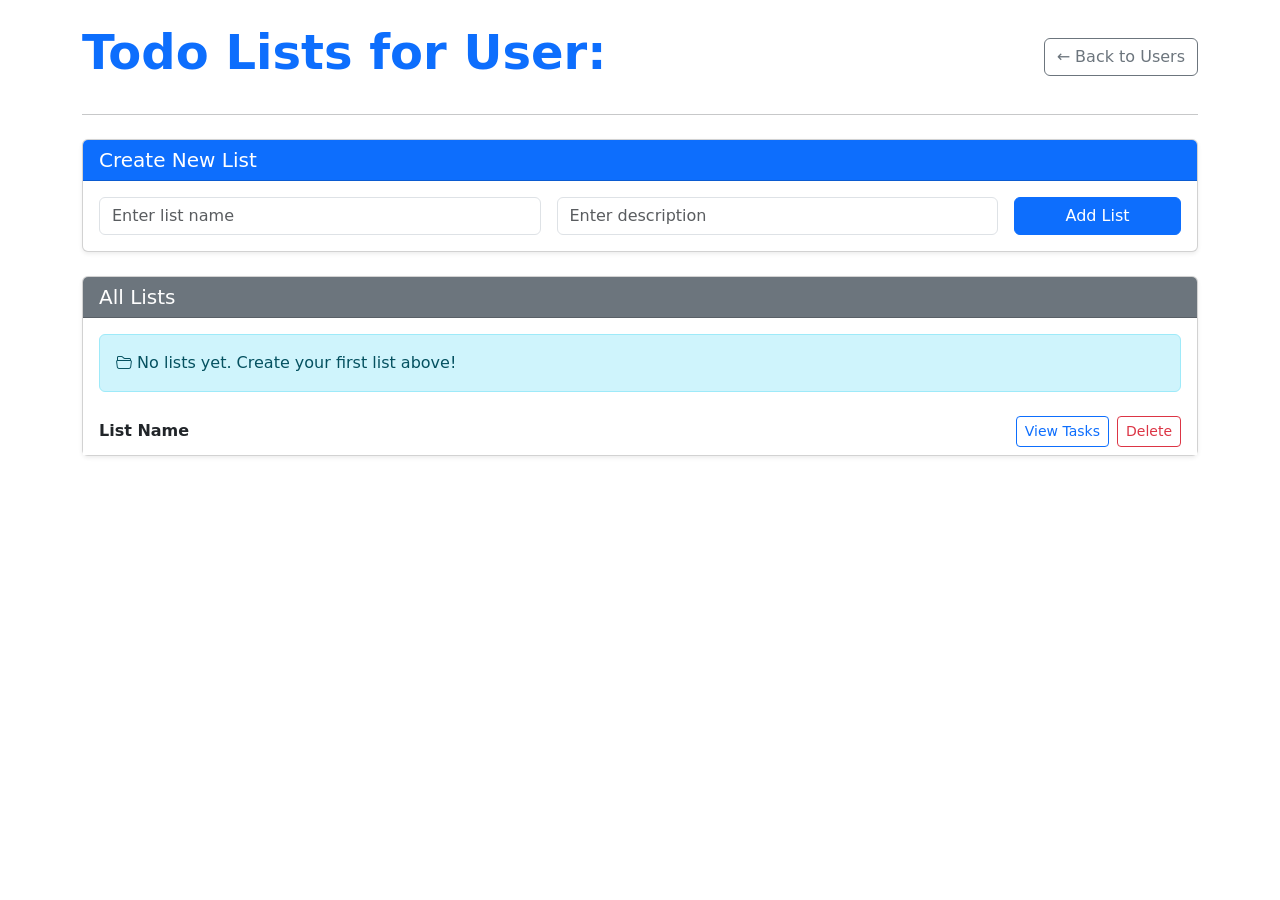
<file: src/main/resources/templates/lists.html>
<!DOCTYPE html>
<html xmlns:th="http://www.thymeleaf.org">
<head>
    <title>Lists</title>
    <meta charset="UTF-8">
    <meta name="viewport" content="width=device-width, initial-scale=1.0">

    <!-- Bootstrap 5.3 CSS -->
    <link href="https://cdn.jsdelivr.net/npm/bootstrap@5.3.3/dist/css/bootstrap.min.css" rel="stylesheet">
    <link rel="stylesheet" href="https://cdn.jsdelivr.net/npm/bootstrap-icons@1.11.3/font/bootstrap-icons.min.css">

    <!-- Custom CSS voor specifieke aanpassingen (optioneel) -->
    <link rel="stylesheet" th:href="@{/css/custom.css}" />
</head>
<body class="container py-4">

<!-- Header -->
<div class="d-flex justify-content-between align-items-center mb-4">
    <h1 class="display-5 fw-bold text-primary">
        Todo Lists for User: <span th:text="${name}" class="text-secondary"></span>
    </h1>

    <!-- Back to Users -->
    <a th:href="@{/ui/users(userId=${userId})}" class="btn btn-outline-secondary">
        ← Back to Users
    </a>
</div>

<hr class="my-4">

<!-- Create List Form -->
<div class="card mb-4 shadow-sm">
    <div class="card-header bg-primary text-white">
        <h2 class="h5 mb-0">Create New List</h2>
    </div>
    <div class="card-body">
        <form th:action="@{/ui/users/{userId}/lists(userId=${userId})}" method="post" class="row g-3">
            <div class="col-md-5">
                <input type="text"
                       class="form-control"
                       name="name"
                       placeholder="Enter list name"
                       required />
            </div>
            <div class="col-md-5">
                <input type="text"
                       class="form-control"
                       name="description"
                       placeholder="Enter description"
                       required />
            </div>
            <div class="col-md-2">
                <button type="submit" class="btn btn-primary w-100">
                    Add List
                </button>
            </div>
        </form>
    </div>
</div>

<!-- Lists Section -->
<div class="card shadow-sm">
    <div class="card-header bg-secondary text-white">
        <h2 class="h5 mb-0">All Lists</h2>
    </div>
    <div class="card-body p-0">
        <!-- Message when no lists exist -->
        <div th:if="${lists.empty}" class="alert alert-info m-3">
            <i class="bi bi-folder2-open"></i> No lists yet. Create your first list above!
        </div>

        <!-- Lists List -->
        <ul class="list-group list-group-flush" th:unless="${lists.empty}">
            <li th:each="list : ${lists}" class="list-group-item">
                <div class="d-flex justify-content-between align-items-center">
                    <div class="list-info">
                        <span class="fw-bold list-name" th:text="${list.name}">List Name</span>
                        <span class="text-secondary small ms-2" th:text="${list.description}" th:if="${list.description}"></span>
                    </div>
                    <div class="d-flex gap-2 align-items-center flex-shrink-0" role="group" >

                    <!-- View Tasks -->
                        <a th:href="@{/ui/users/{userId}/lists/{listId}/tasks(userId=${userId}, listId=${list.id})}"
                           class="btn btn-sm btn-outline-primary">
                            View Tasks
                        </a>

                        <!-- Delete List -->
                        <form class="d-inline"
                              th:action="@{/ui/users/{userId}/lists/{listId}(userId=${userId}, listId=${list.id})}"
                              method="post">
                            <input type="hidden" name="_method" value="DELETE" />
                            <button type="submit"
                                    class="btn btn-sm btn-outline-danger"
                                    onclick="return confirm('Delete this list and all its tasks?')">
                                Delete
                            </button>
                        </form>
                    </div>
                </div>
            </li>
        </ul>
    </div>
</div>

<!-- DEBUG -->
<div th:replace="~{fragments/debug :: debug}"></div>

<!-- Bootstrap Icons (optioneel) -->
<link rel="stylesheet" href="https://cdn.jsdelivr.net/npm/bootstrap-icons@1.11.3/font/bootstrap-icons.min.css">

<!-- Bootstrap JavaScript Bundle -->
<script src="https://cdn.jsdelivr.net/npm/bootstrap@5.3.3/dist/js/bootstrap.bundle.min.js"></script>
</body>
</html>
</file>
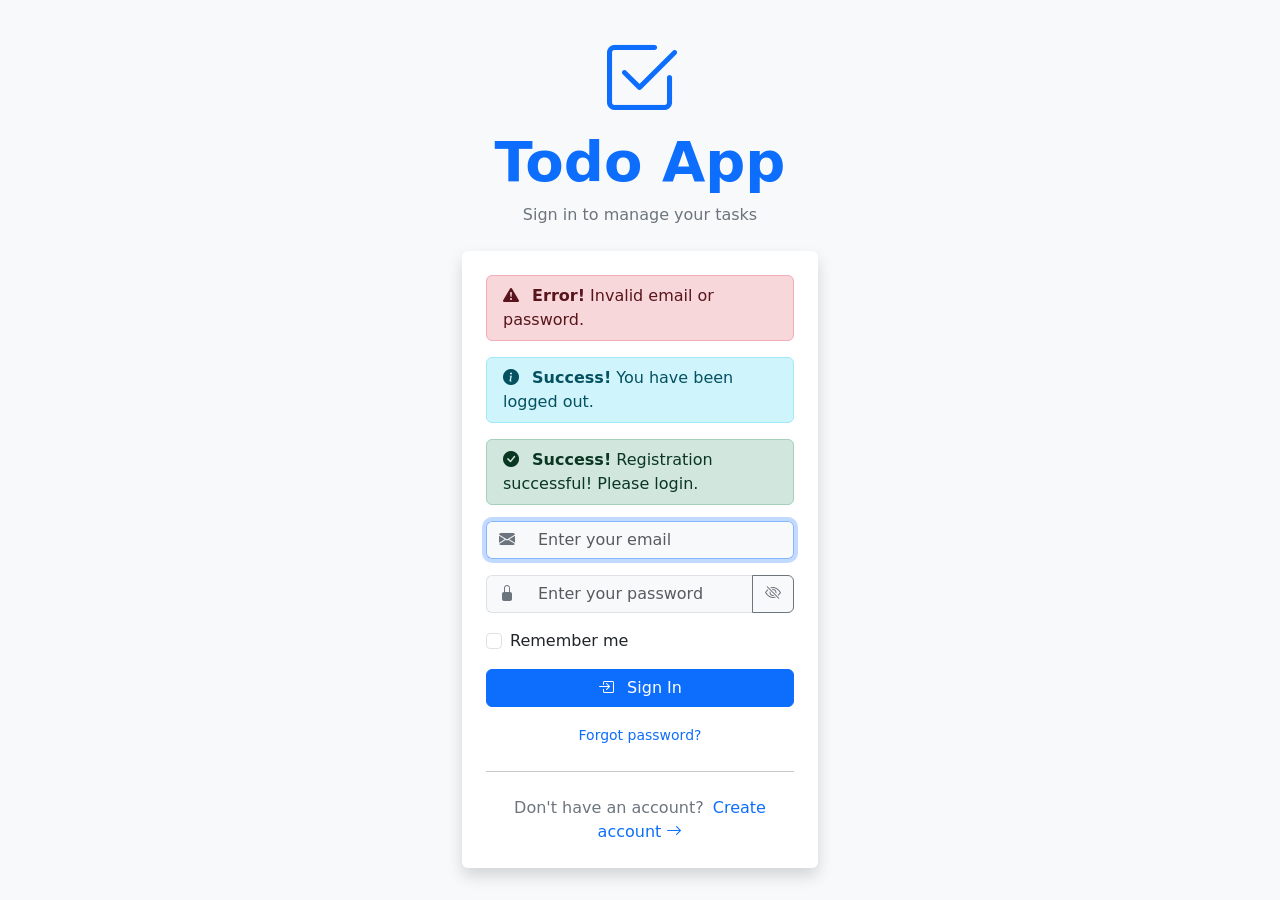
<file: src/main/resources/templates/login.html>
<!DOCTYPE html>
<html xmlns:th="http://www.thymeleaf.org">
<head>
    <title>Login</title>
    <meta charset="UTF-8">
    <meta name="viewport" content="width=device-width, initial-scale=1.0">
    <link href="https://cdn.jsdelivr.net/npm/bootstrap@5.3.3/dist/css/bootstrap.min.css" rel="stylesheet">
    <link rel="stylesheet" href="https://cdn.jsdelivr.net/npm/bootstrap-icons@1.11.3/font/bootstrap-icons.min.css">
    <style>
        .input-group-text {
            background-color: transparent;
            border-right: none;
        }
        .form-control {
            border-left: none;
        }
        .form-control:focus {
            box-shadow: none;
            border-color: #dee2e6;
        }
        .input-group:focus-within {
            box-shadow: 0 0 0 0.25rem rgba(13, 110, 253, 0.25);
            border-radius: 0.375rem;
        }
        .input-group:focus-within .form-control,
        .input-group:focus-within .input-group-text {
            border-color: #86b7fe;
        }
    </style>
</head>
<body class="bg-light">

<div class="container">
    <div class="row justify-content-center min-vh-100 align-items-center">
        <div class="col-md-5 col-lg-4">

            <div class="text-center mb-4">
                <i class="bi bi-check2-square display-1 text-primary"></i>
                <h1 class="display-4 fw-bold text-primary">Todo App</h1>
                <p class="text-secondary">Sign in to manage your tasks</p>
            </div>

            <div class="card shadow border-0">

                <div class="card-body p-4">

                    <!-- Error Message -->
                    <div th:if="${error}" class="alert alert-danger py-2" role="alert">
                        <i class="bi bi-exclamation-triangle-fill me-2"></i>
                        <strong>Error!</strong> Invalid email or password.
                    </div>

                    <!-- Success Message - Logout -->
                    <div th:if="${logout}" class="alert alert-info py-2" role="alert">
                        <i class="bi bi-info-circle-fill me-2"></i>
                        <strong>Success!</strong> You have been logged out.
                    </div>

                    <!-- Success Message - Registration -->
                    <div th:if="${registered}" class="alert alert-success py-2" role="alert">
                        <i class="bi bi-check-circle-fill me-2"></i>
                        <strong>Success!</strong> Registration successful! Please login.
                    </div>

                    <!-- Login Form -->
                    <form th:action="@{/login}" method="post">
                        <div class="mb-3">
                            <div class="input-group">
                                <span class="input-group-text bg-light">
                                    <i class="bi bi-envelope-fill text-secondary"></i>
                                </span>
                                <input type="email"
                                       class="form-control bg-light"
                                       id="email"
                                       name="email"
                                       placeholder="Enter your email"
                                       required autofocus>
                            </div>
                        </div>

                        <div class="mb-3">
                            <div class="input-group">
                                <span class="input-group-text bg-light">
                                    <i class="bi bi-lock-fill text-secondary"></i>
                                </span>
                                <input type="password"
                                       class="form-control bg-light"
                                       id="password"
                                       name="password"
                                       placeholder="Enter your password"
                                       required>
                                <button class="btn btn-outline-secondary bg-light" type="button" id="togglePassword">
                                    <i class="bi bi-eye-slash"></i>
                                </button>
                            </div>
                        </div>

                        <div class="mb-3 form-check">
                            <input type="checkbox" class="form-check-input" id="remember-me" name="remember-me">
                            <label class="form-check-label" for="remember-me">
                                Remember me
                            </label>
                        </div>

                        <button type="submit" class="btn btn-primary w-100 mb-3">
                            <i class="bi bi-box-arrow-in-right me-2"></i>
                            Sign In
                        </button>

                        <div class="text-center mb-2">
                            <a href="#" class="text-decoration-none small">
                                Forgot password?
                            </a>
                        </div>

                        <hr class="my-4">

                        <div class="text-center">
                            <span class="text-secondary">
                                Don't have an account?
                            </span>
                            <a th:href="@{/register}" class="text-decoration-none ms-1">
                                Create account <i class="bi bi-arrow-right"></i>
                            </a>
                        </div>
                    </form>
                </div>
            </div>
        </div>
    </div>
</div>

<script src="https://cdn.jsdelivr.net/npm/bootstrap@5.3.3/dist/js/bootstrap.bundle.min.js"></script>

<!-- Toggle Password Visibility Script -->
<script>
    document.getElementById('togglePassword').addEventListener('click', function() {
        const password = document.getElementById('password');
        const type = password.getAttribute('type') === 'password' ? 'text' : 'password';
        password.setAttribute('type', type);

        // Toggle the eye icon
        const icon = this.querySelector('i');
        icon.classList.toggle('bi-eye');
        icon.classList.toggle('bi-eye-slash');
    });

    // Optioneel: Sla email in localStorage als remember me is aangevinkt
    const rememberCheckbox = document.getElementById('remember-me');
    const emailInput = document.getElementById('email');

    // Bij laden van pagina, check of er een opgeslagen email is
    if (localStorage.getItem('rememberedEmail')) {
        emailInput.value = localStorage.getItem('rememberedEmail');
        rememberCheckbox.checked = true;
    }

    // Bij submit, sla email op als remember me is aangevinkt
    document.querySelector('form').addEventListener('submit', function() {
        if (rememberCheckbox.checked) {
            localStorage.setItem('rememberedEmail', emailInput.value);
        } else {
            localStorage.removeItem('rememberedEmail');
        }
    });
</script>

</body>
</html>
</file>
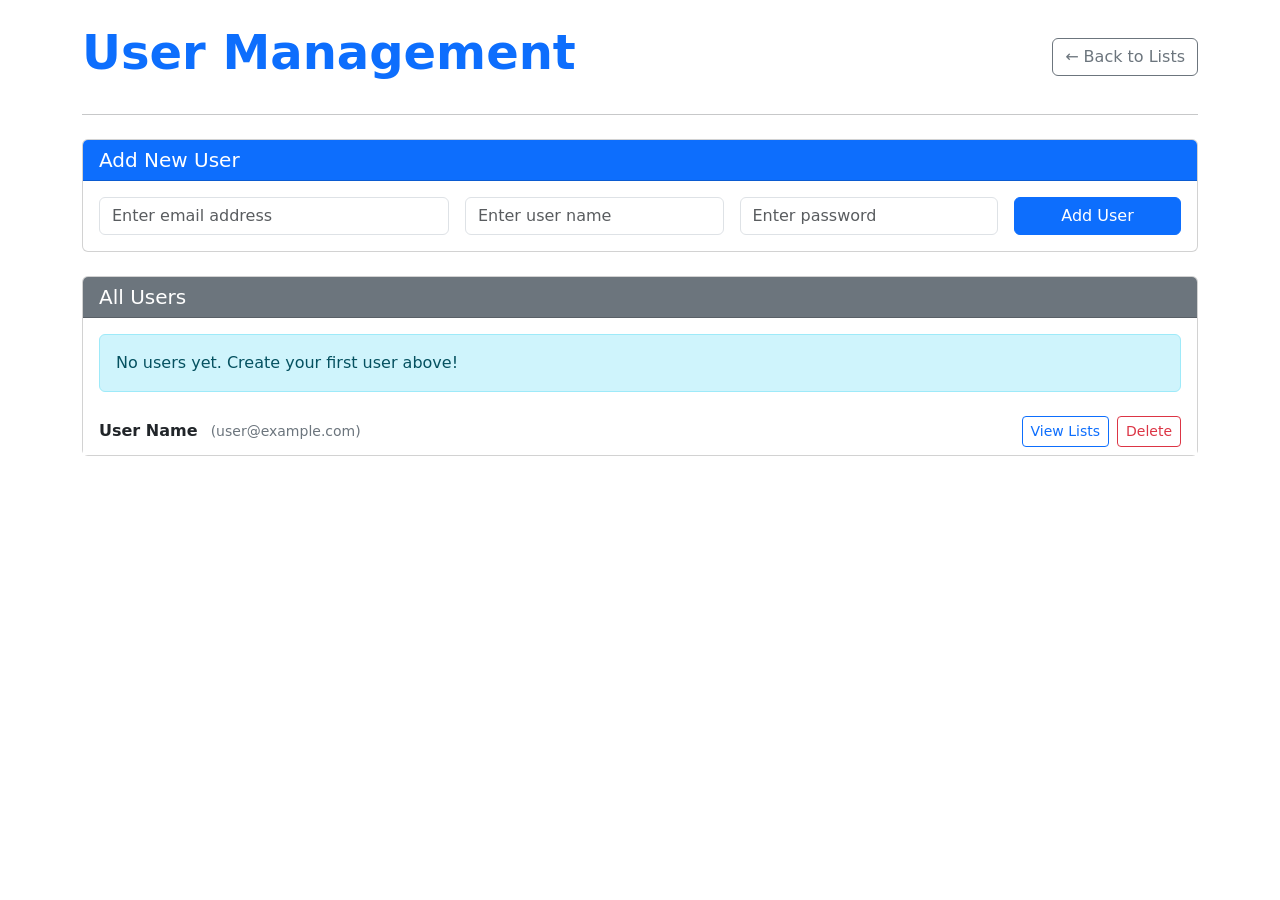
<file: src/main/resources/templates/users.html>
<!DOCTYPE html>
<html xmlns:th="http://www.thymeleaf.org">
<head>
    <title>Users</title>
    <meta charset="UTF-8">
    <meta name="viewport" content="width=device-width, initial-scale=1.0">

    <!-- Bootstrap 5.3 CSS -->
    <link href="https://cdn.jsdelivr.net/npm/bootstrap@5.3.3/dist/css/bootstrap.min.css" rel="stylesheet">
    <link rel="stylesheet" href="https://cdn.jsdelivr.net/npm/bootstrap-icons@1.11.3/font/bootstrap-icons.min.css">

    <!-- Custom CSS voor specifieke aanpassingen (optioneel) -->
    <link rel="stylesheet" th:href="@{/css/custom.css}" />
</head>
<body class="container py-4">

<!-- Header -->
<div class="d-flex justify-content-between align-items-center mb-4">
    <h1 class="display-5 fw-bold text-primary">User Management</h1>

    <!-- Back to Lists Link -->
    <a th:if="${userId != null}"
       th:href="@{/ui/users/{userId}/lists(userId=${userId})}"
       class="btn btn-outline-secondary">
        ← Back to Lists
    </a>
</div>

<hr class="my-4">

<!-- Create User Form -->
<div class="card mb-4">
    <div class="card-header bg-primary text-white">
        <h2 class="h5 mb-0">Add New User</h2>
    </div>
    <div class="card-body">
        <form th:action="@{/ui/users}" method="post" class="row g-3">
            <div class="col-md-4">
                <input type="email"
                       class="form-control"
                       id="email"
                       name="email"
                       placeholder="Enter email address"
                       required />
            </div>

            <div class="col-md-3">
                <input type="text"
                       class="form-control"
                       id="name"
                       name="name"
                       placeholder="Enter user name"
                       required />
            </div>
            <div class="col-md-3">
                <input type="password"
                       class="form-control"
                       id="password"
                       name="password"
                       placeholder="Enter password"
                       required />
            </div>
            <div class="col-md-2">
                <button type="submit" class="btn btn-primary w-100">
                    Add User
                </button>
            </div>
        </form>
    </div>
</div>

<!-- Users List -->
<div class="card">
    <div class="card-header bg-secondary text-white">
        <h2 class="h5 mb-0">All Users</h2>
    </div>
    <div class="card-body p-0">
        <div th:if="${users.empty}" class="alert alert-info m-3">
            No users yet. Create your first user above!
        </div>
        <ul class="list-group list-group-flush" th:unless="${users.empty}">
            <li th:each="user : ${users}" class="list-group-item d-flex justify-content-between align-items-center">
                <div class="user-info">
                    <span class="fw-bold user-name" th:text="${user.name}">User Name</span>
                    <span class="text-secondary small user-email ms-2" th:text="|(${user.email})|">(user@example.com)</span>
                </div>

                <div class="d-flex gap-2 align-items-center flex-shrink-0" role="group" >

                    <!-- View Lists for this user -->
                    <a th:href="@{/ui/users/{userId}/lists(userId=${user.id})}"
                       class="btn btn-sm btn-outline-primary">
                        View Lists
                    </a>

                    <!-- Delete Individual User -->
                    <form class="delete-form d-inline"
                          th:action="@{/ui/users/{userId}(userId=${user.id})}"
                          method="post">
                        <input type="hidden" name="_method" value="DELETE" />
                        <button type="submit"
                                class="btn btn-sm btn-outline-danger"
                                onclick="return confirm('Delete this user and all their lists?')">
                            Delete
                        </button>
                    </form>
                </div>
            </li>
        </ul>
    </div>
</div>

<!-- DEBUG - Blijft zoals het was -->
<div th:replace="~{fragments/debug :: debug}"></div>

<!-- Bootstrap Icons (optioneel, voor de icoontjes) -->
<link rel="stylesheet" href="https://cdn.jsdelivr.net/npm/bootstrap-icons@1.11.3/font/bootstrap-icons.min.css">

<!-- Bootstrap JavaScript Bundle (voor interactieve componenten) -->
<script src="https://cdn.jsdelivr.net/npm/bootstrap@5.3.3/dist/js/bootstrap.bundle.min.js"></script>
</body>
</html>
</file>
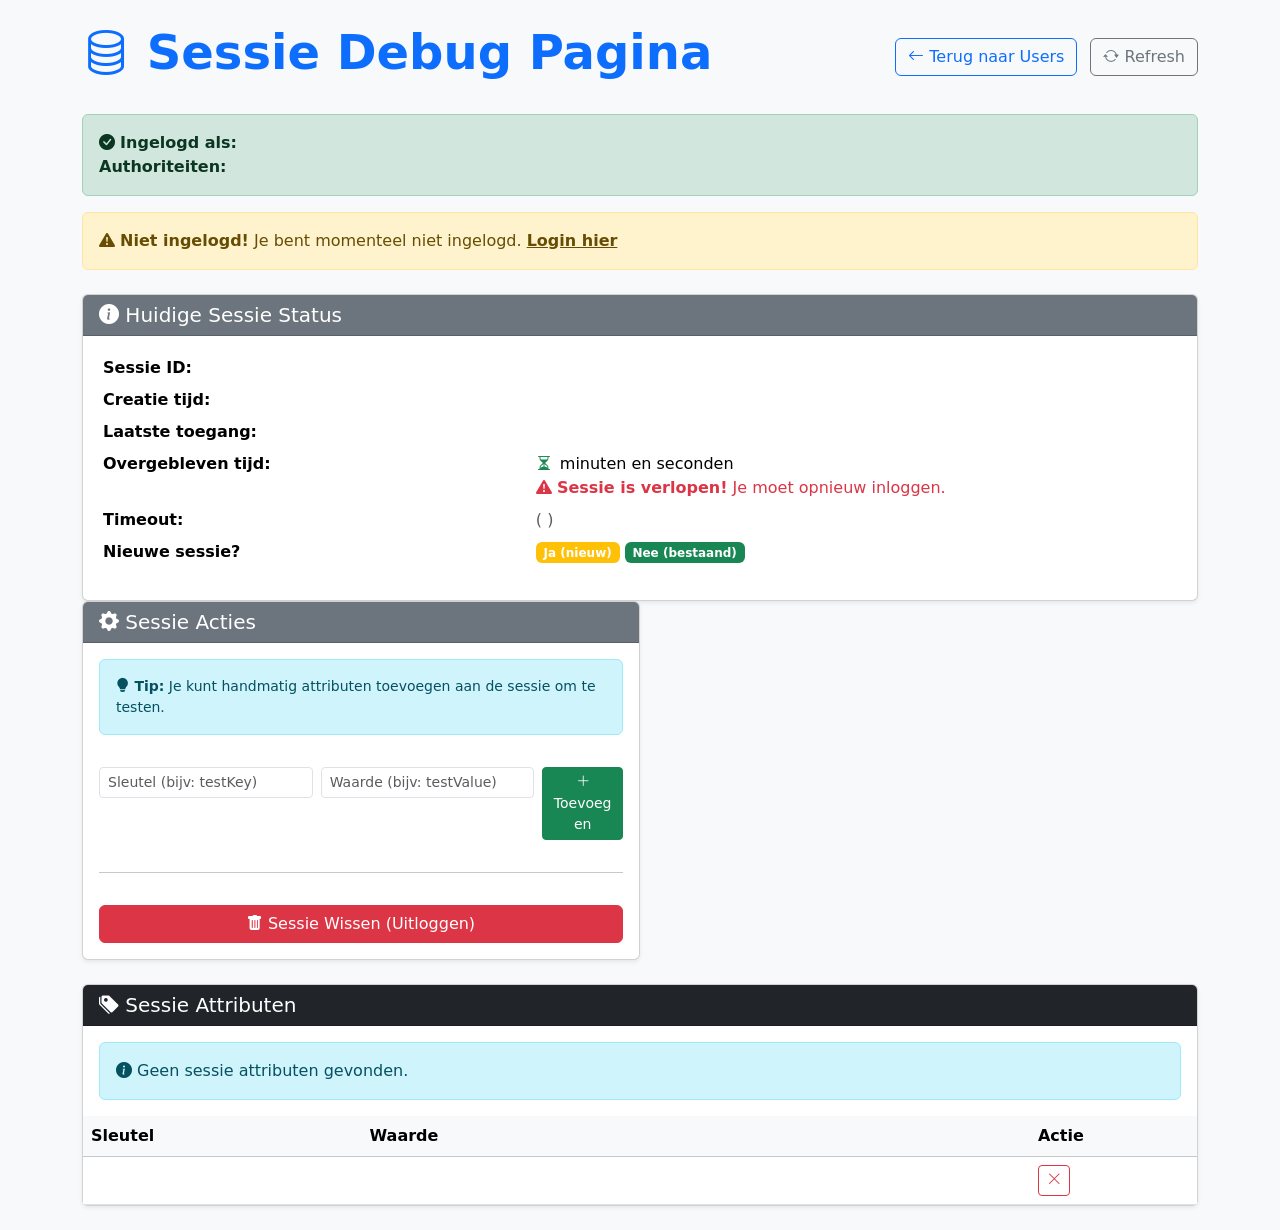
<file: src/main/resources/templates/debug/session.html>
<!DOCTYPE html>
<html xmlns:th="http://www.thymeleaf.org"
      xmlns:sec="http://www.thymeleaf.org/extras/spring-security">
<head>
    <title>Sessie Debug Pagina</title>
    <meta charset="UTF-8">
    <meta name="viewport" content="width=device-width, initial-scale=1.0">
    <link href="https://cdn.jsdelivr.net/npm/bootstrap@5.3.3/dist/css/bootstrap.min.css" rel="stylesheet">
    <link rel="stylesheet" href="https://cdn.jsdelivr.net/npm/bootstrap-icons@1.11.3/font/bootstrap-icons.min.css">
</head>
<body class="bg-light">

<div class="container py-4">

    <!-- Header -->
    <div class="d-flex justify-content-between align-items-center mb-4">
        <h1 class="display-5 fw-bold text-primary">
            <i class="bi bi-database"></i> Sessie Debug Pagina
        </h1>
        <div>
            <a th:href="@{/ui/users}" class="btn btn-outline-primary me-2">
                <i class="bi bi-arrow-left"></i> Terug naar Users
            </a>
            <a th:href="@{/debug/session}" class="btn btn-outline-secondary">
                <i class="bi bi-arrow-repeat"></i> Refresh
            </a>
        </div>
    </div>

    <!-- Security status met sec tags -->
    <div class="mb-4">
        <div sec:authorize="isAuthenticated()" class="alert alert-success">
            <i class="bi bi-check-circle-fill"></i>
            <strong>Ingelogd als:</strong> <span sec:authentication="name"></span>
            <br>
            <strong>Authoriteiten:</strong> <span sec:authentication="authorities"></span>
        </div>
        <div sec:authorize="!isAuthenticated()" class="alert alert-warning">
            <i class="bi bi-exclamation-triangle-fill"></i>
            <strong>Niet ingelogd!</strong> Je bent momenteel niet ingelogd.
            <a th:href="@{/login}" class="alert-link">Login hier</a>
        </div>
    </div>

    <!-- Sessie informatie -->
    <div class="row">
        <div class="col-12">
            <div class="card shadow-sm">
                <div class="card-header bg-secondary text-white">
                    <h2 class="h5 mb-0">
                        <i class="bi bi-info-circle-fill"></i> Huidige Sessie Status
                    </h2>
                </div>
                <div class="card-body">
                    <table class="table table-sm table-borderless">
                        <tr>
                            <th style="width: 40%">Sessie ID:</th>
                            <td><code th:text="${sessionId}" class="text-primary"></code></td>
                        </tr>
                        <tr>
                            <th>Creatie tijd:</th>
                            <td th:text="${#dates.format(creationTime, 'dd-MM-yyyy HH:mm:ss')}"></td>
                        </tr>
                        <tr>
                            <th>Laatste toegang:</th>
                            <td th:text="${#dates.format(lastAccessedTime, 'dd-MM-yyyy HH:mm:ss')}"></td>
                        </tr>

                        <!-- Overgebleven tijd -->
                        <tr>
                            <th style="width: 40%">Overgebleven tijd:</th>
                            <td>
                                <div th:if="${remainingSeconds > 0}">
                                    <div class="d-flex align-items-center gap-2">
                                        <i class="bi bi-hourglass-split text-success"></i>
                                        <span>
                                            <span class="fw-bold" th:text="${remainingMinutes}"></span> minuten en
                                            <span class="fw-bold" th:text="${remainingSeconds}"></span> seconden
                                        </span>
                                    </div>

                                </div>
                                <div th:if="${remainingSeconds <= 0}" class="text-danger">
                                    <i class="bi bi-exclamation-triangle-fill"></i>
                                    <strong>Sessie is verlopen!</strong> Je moet opnieuw inloggen.
                                </div>
                            </td>
                        </tr>
                        <tr>
                            <th>Timeout:</th>
                            <td>
                                <span th:text="${maxInactiveInterval + ' seconden'}"></span>
                                <span class="text-muted">(</span>
                                <span th:text="${maxInactiveInterval / 60 + ' minuten'}"></span>
                                <span class="text-muted">)</span>
                            </td>
                        </tr>
                        <tr>
                            <th>Nieuwe sessie?</th>
                            <td>
                                <span th:if="${isNew}" class="badge bg-warning">Ja (nieuw)</span>
                                <span th:unless="${isNew}" class="badge bg-success">Nee (bestaand)</span>
                            </td>
                        </tr>
                    </table>
                </div>
            </div>
        </div>
    </div>


    <!-- Sessie acties card -->
    <div class="col-md-6 mb-4">
        <div class="card shadow-sm h-100">
            <div class="card-header bg-secondary text-white">
                <h2 class="h5 mb-0">
                    <i class="bi bi-gear-fill"></i> Sessie Acties
                </h2>
            </div>
            <div class="card-body">
                <div class="d-grid gap-3">
                    <div class="alert alert-info small">
                        <i class="bi bi-lightbulb-fill"></i>
                        <strong>Tip:</strong> Je kunt handmatig attributen toevoegen aan de sessie om te testen.
                    </div>

                    <form method="post" th:action="@{/debug/session/add-attribute}" class="row g-2">
                        <div class="col-5">
                            <input type="text" name="key" class="form-control form-control-sm"
                                   placeholder="Sleutel (bijv: testKey)" required>
                        </div>
                        <div class="col-5">
                            <input type="text" name="value" class="form-control form-control-sm"
                                   placeholder="Waarde (bijv: testValue)" required>
                        </div>
                        <div class="col-2">
                            <button type="submit" class="btn btn-success btn-sm w-100">
                                <i class="bi bi-plus-lg"></i> Toevoegen
                            </button>
                        </div>
                    </form>

                    <hr>

                    <a th:href="@{/debug/session/clear}" class="btn btn-danger"
                       onclick="return confirm('Weet je zeker dat je de sessie wilt wissen? Je wordt uitgelogd!')">
                        <i class="bi bi-trash-fill"></i> Sessie Wissen (Uitloggen)
                    </a>
                </div>
            </div>
        </div>
    </div>

    <!-- Sessie attributen card -->
    <div class="col-12">
        <div class="card shadow-sm">
            <div class="card-header bg-dark text-white">
                <h2 class="h5 mb-0">
                    <i class="bi bi-tags-fill"></i> Sessie Attributen
                    <span class="badge bg-light text-dark ms-2"
                          th:text="${#lists.size(attributes)} + ' attributen'"></span>
                </h2>
            </div>
            <div class="card-body p-0">
                <div th:if="${#lists.isEmpty(attributes)}" class="alert alert-info m-3">
                    <i class="bi bi-info-circle-fill"></i> Geen sessie attributen gevonden.
                </div>
                <div th:unless="${#lists.isEmpty(attributes)}" class="table-responsive">
                    <table class="table table-hover mb-0">
                        <thead class="table-light">
                        <tr>
                            <th style="width: 25%">Sleutel</th>
                            <th style="width: 60%">Waarde</th>
                            <th style="width: 15%">Actie</th>
                        </tr>
                        </thead>
                        <tbody>
                        <tr th:each="entry : ${attributes}">
                            <td>
                                <code class="text-primary" th:text="${entry.key}"></code>
                            </td>
                            <td>
                                <div class="attribute-value">
                                    <code th:text="${entry.value}"></code>
                                </div>
                            </td>
                            <td>
                                <form method="post" th:action="@{/debug/session/remove-attribute}" class="d-inline">
                                    <input type="hidden" name="key" th:value="${entry.key}">
                                    <button type="submit" class="btn btn-sm btn-outline-danger"
                                            onclick="return confirm('Verwijder dit attribuut?')">
                                        <i class="bi bi-x-lg"></i>
                                    </button>
                                </form>
                            </td>
                        </tr>
                        </tbody>
                    </table>
                </div>
            </div>
        </div>
    </div>

</div>

<script src="https://cdn.jsdelivr.net/npm/bootstrap@5.3.3/dist/js/bootstrap.bundle.min.js"></script>

</body>
</html>
</file>
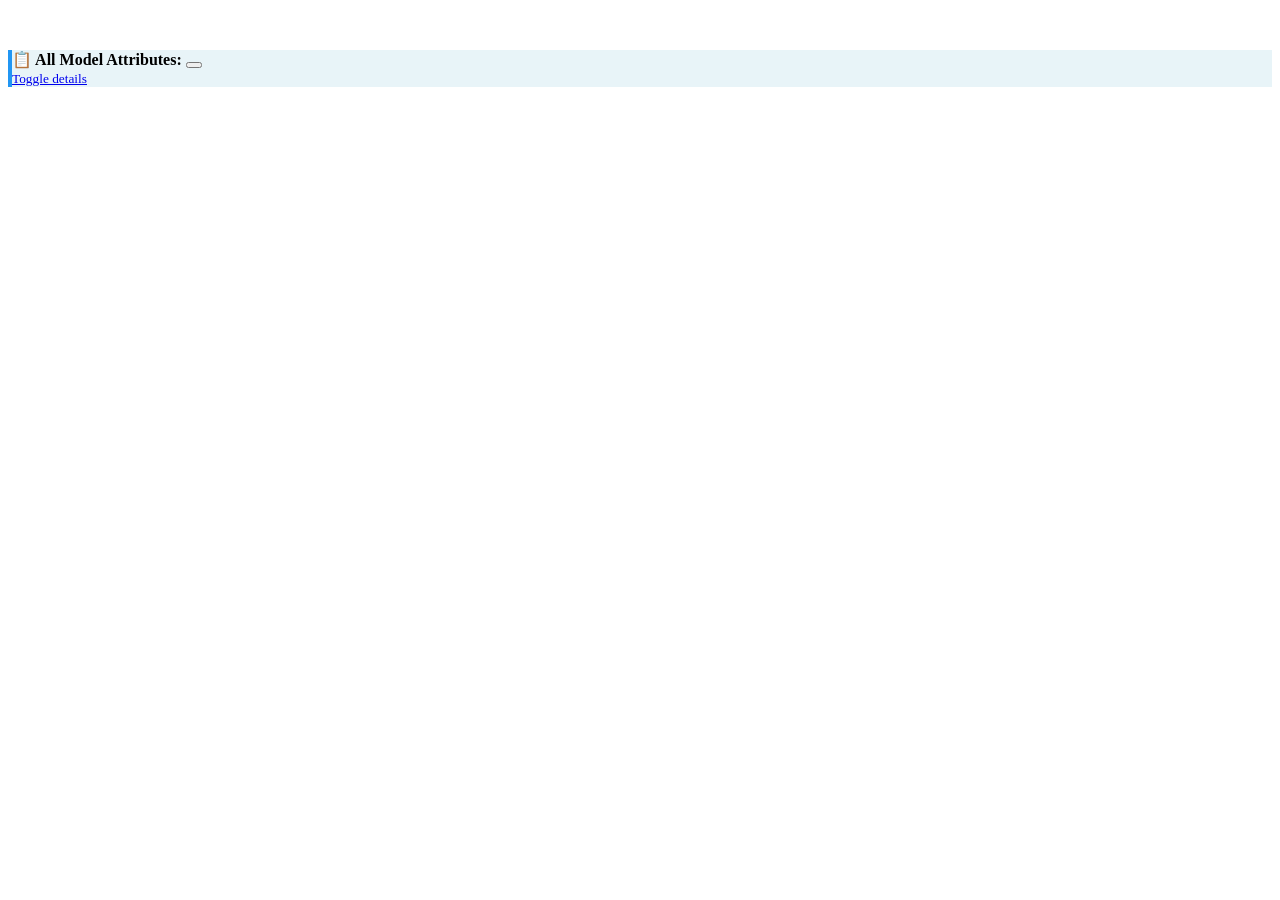
<file: src/main/resources/templates/fragments/debug.html>
<!DOCTYPE html>
<html xmlns:th="http://www.thymeleaf.org">
<div th:fragment="debug" class="alert alert-info alert-dismissible fade show mb-4 shadow-sm" role="alert" style="background-color: #e8f4f8; margin-top: 50px; border-left: 4px solid #2196F3;">

    <div class="d-flex align-items-center mb-2">
        <strong class="me-2">📋 All Model Attributes:</strong>
        <button type="button" class="btn-close" data-bs-dismiss="alert" aria-label="Close"></button>
    </div>

    <div class="small">
        <div th:each="variable : ${#ctx.getVariableNames()}">
<!--            <div th:if="${!variable.startsWith('org.springframework') and-->
<!--                          !variable.startsWith('spring') and-->
<!--                          !variable.startsWith('thymeleaf') and-->
<!--                          !variable.contains('FILTERED')-->
<!--                         }"-->
<!--                 class="py-1 border-bottom border-info border-opacity-25">-->

            <div th:if="${!variable.startsWith('org.springframework.core.convert.ConversionService')}"
                class="py-1 border-bottom border-info border-opacity-25">

                <span class="text-primary fw-mono" th:text="'• ' + ${variable} + ':'"></span>
                <span class="text-secondary ms-2 font-monospace small" th:text="${#ctx.getVariable(variable)}"></span>
            </div>
        </div>
    </div>

    <!-- Optional: Collapse button for large debug info -->
    <div class="mt-2 text-center">
        <small>
            <a href="#" class="text-decoration-none" onclick="this.closest('.alert').querySelector('.debug-content').classList.toggle('d-none'); return false;">
                Toggle details
            </a>
        </small>
    </div>

</div>

<!-- Bootstrap JS (voor dismiss functionaliteit) -->
<script src="https://cdn.jsdelivr.net/npm/bootstrap@5.3.3/dist/js/bootstrap.bundle.min.js"></script>
</html>
</file>
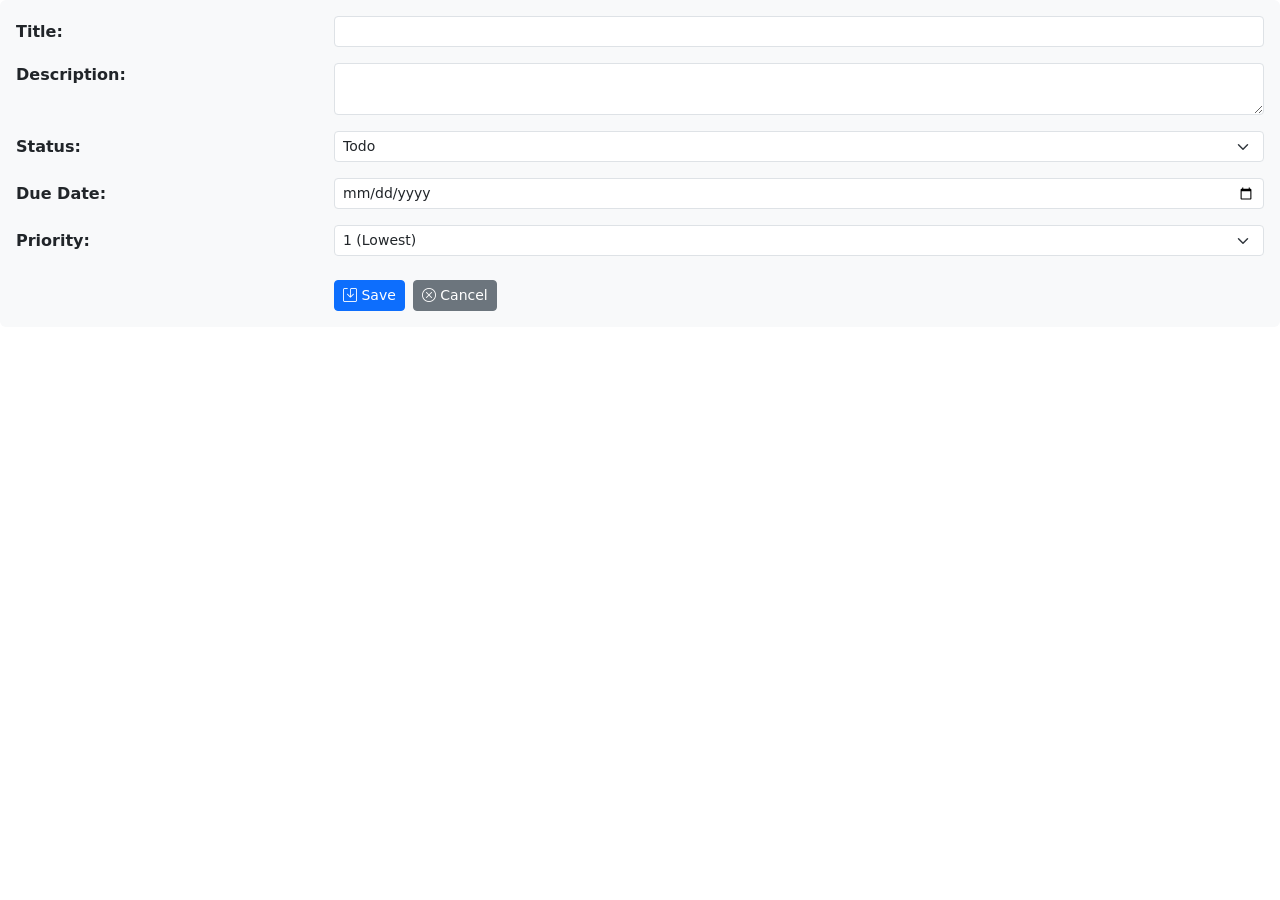
<file: src/main/resources/templates/fragments/task-edit-form.html>
<!DOCTYPE html>
<html xmlns:th="http://www.thymeleaf.org" xmlns:hx-on="http://www.w3.org/1999/xhtml">
<head>
    <!-- Bootstrap 5.3 CSS -->
    <link href="https://cdn.jsdelivr.net/npm/bootstrap@5.3.3/dist/css/bootstrap.min.css" rel="stylesheet">
    <link rel="stylesheet" href="https://cdn.jsdelivr.net/npm/bootstrap-icons@1.11.3/font/bootstrap-icons.min.css">

    <!-- Bootstrap JS Bundle -->
    <script src="https://cdn.jsdelivr.net/npm/bootstrap@5.3.3/dist/js/bootstrap.bundle.min.js"></script>
</head>

<th:block th:fragment="task-edit-form(task, userId, listId)">

    <form th:hx-put="@{/ui/users/{userId}/lists/{listId}/tasks/{taskId}(userId=${userId}, listId=${listId}, taskId=${task.id}, source='task-edit-form')}"
          th:hx-target="'#task-' + ${task.id}"
          th:hx-swap="outerHTML"
          th:data-task-id="${task.id}"
          hx-on::after-swap="closeEditRowAfterUpdate(this)"
          class="needs-validation">

        <input type="hidden" th:name="${_csrf.parameterName}" th:value="${_csrf.token}"/>

    <!-- Debug: Toon CSRF waarden -->
    <!--                    <div style="background: #f0f0f0; padding: 10px; margin: 10px;">-->
    <!--                        <h3>CSRF Debug Info:</h3>-->
    <!--                        <p>Parameter Name: <strong th:text="${_csrf.parameterName}"></strong></p>-->
    <!--                        <p>Token: <strong th:text="${_csrf.token}"></strong></p>-->
    <!--                        <p>Header Name: <strong th:text="${_csrf.headerName}"></strong></p>-->
    <!--                    </div>-->

        <div class="card border-0 bg-light">
            <div class="card-body p-3">

                <!-- Title -->
                <div class="row mb-3 align-items-center">
                    <div class="col-md-3">
                        <label class="form-label fw-semibold mb-0">Title:</label>
                    </div>
                    <div class="col-md-9">
                        <input type="text" class="form-control form-control-sm" name="title" th:value="${task.title}" required="">
                    </div>
                </div>

                <!-- Description -->
                <div class="row mb-3 align-items-start">
                    <div class="col-md-3">
                        <label class="form-label fw-semibold mb-0">Description:</label>
                    </div>
                    <div class="col-md-9">
                        <textarea name="description" class="form-control form-control-sm" rows="2" th:text="${task.description}"></textarea>
                    </div>
                </div>

                <!-- Status -->
                <div class="row mb-3 align-items-center">
                    <div class="col-md-3">
                        <label class="form-label fw-semibold mb-0">Status:</label>
                    </div>
                    <div class="col-md-9">
                        <select name="status" class="form-select form-select-sm" required="">
                            <option value="todo" th:selected="${task.status == 'todo'}">Todo</option>
                            <option value="in_progress" th:selected="${task.status == 'in_progress'}">In Progress</option>
                            <option value="done" th:selected="${task.status == 'done'}">Done</option>
                            <option value="archived" th:selected="${task.status == 'archived'}">Archived</option>
                        </select>
                    </div>
                </div>

                <!-- Due Date -->
                <div class="row mb-3 align-items-center">
                    <div class="col-md-3">
                        <label class="form-label fw-semibold mb-0">Due Date:</label>
                    </div>
                    <div class="col-md-9">
                        <input type="date" class="form-control form-control-sm" name="dueDate" th:value="${#temporals.format(task.dueDate, 'yyyy-MM-dd')}">
                    </div>
                </div>

                <!-- Priority -->
                <div class="row mb-4 align-items-center">
                    <div class="col-md-3">
                        <label class="form-label fw-semibold mb-0">Priority:</label>
                    </div>
                    <div class="col-md-9">
                        <select name="priority" class="form-select form-select-sm" required="">
                            <option value="1" th:selected="${task.priority == 1}">1 (Lowest)</option>
                            <option value="2" th:selected="${task.priority == 2}">2</option>
                            <option value="3" th:selected="${task.priority == 3}">3</option>
                            <option value="4" th:selected="${task.priority == 4}">4</option>
                            <option value="5" th:selected="${task.priority == 5}">5 (Highest)</option>
                        </select>
                    </div>
                </div>

                <!-- Buttons -->
                <div class="row">
                    <div class="col-md-9 offset-md-3">
                        <div class="d-flex gap-2">
                            <!-- Save button-->
                            <button type="submit" class="btn btn-primary btn-sm" hx-confirm="Save changes?">
                                <i class="bi bi-save"></i> Save
                            </button>
                            <!-- Cancel button -->
                            <button type="button"
                                    class="btn btn-secondary btn-sm"
                                    th:data-task-id="${task.id}"
                                    onclick="closeEditRow(this.getAttribute('data-task-id'))">
                                <i class="bi bi-x-circle"></i> Cancel
                            </button>
                        </div>
                    </div>
                </div>

            </div>
        </div>

    </form>

    <script>
        function closeEditRow(taskId) {
            console.log('Closing edit row for task:', taskId);
            const editRow = document.getElementById('task-edit-row-' + taskId);
            const editBtn = document.getElementById('edit-btn-' + taskId);

            if(editRow) {
                editRow.style.display = 'none';
            }

            if(editBtn) {
                editBtn.setAttribute('data-state', 'closed');
                const icon = editBtn.querySelector('i');
                if(icon) {
                    icon.classList.remove('bi-x-circle');
                    icon.classList.add('bi-pencil');
                }
            }
        }

        function closeEditRowAfterUpdate(form) {
            const taskId = form.getAttribute('data-task-id');
            console.log('After update, closing edit row for task:', taskId);
            closeEditRow(taskId);
        }
    </script>

</th:block>
</html>
</file>
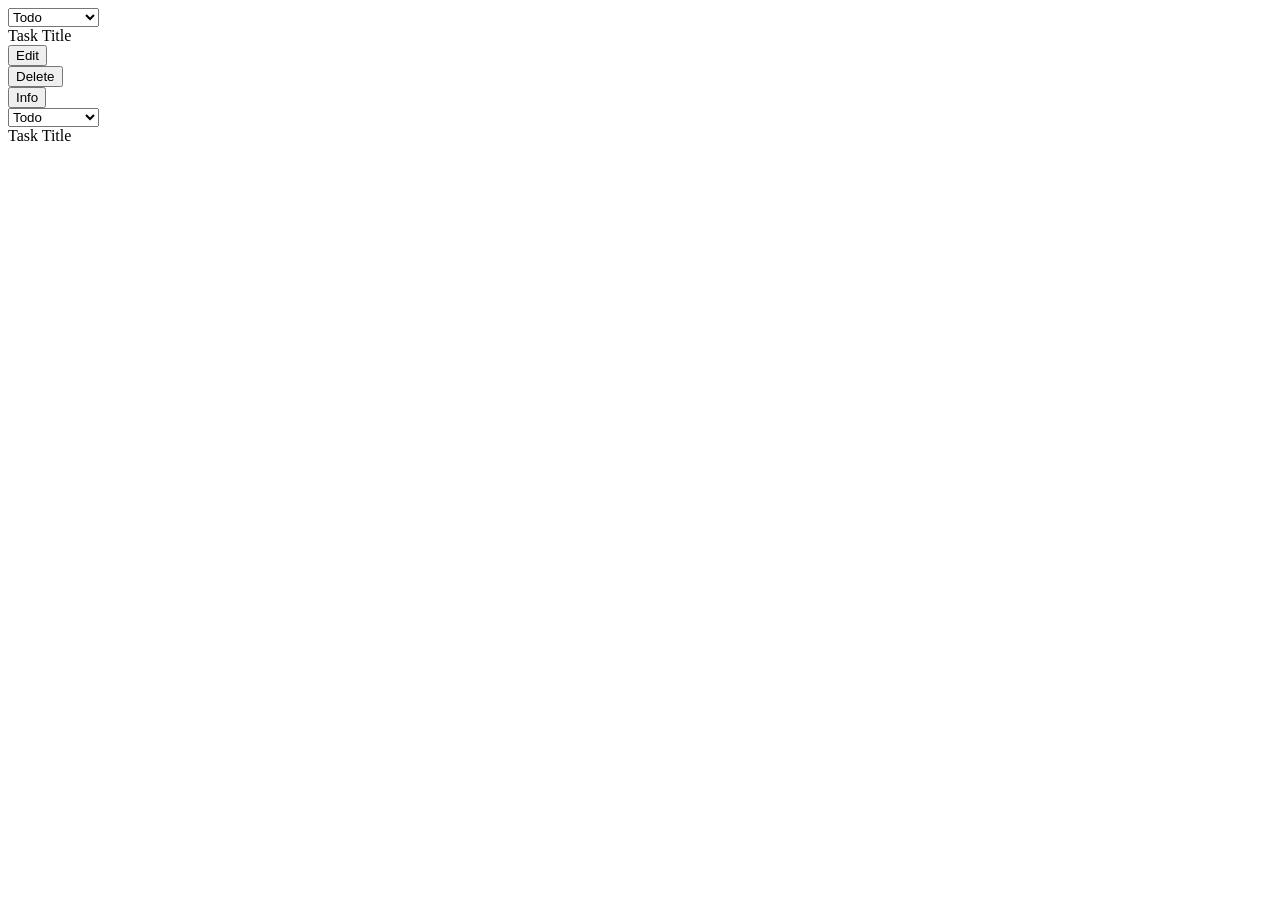
<file: src/main/resources/templates/fragments/task-item.html>
<!DOCTYPE html>
<html xmlns:th="http://www.thymeleaf.org">
<head>
    <style>
        /* Status color classes for Selectpicker button */
        .btn.dropdown-toggle.status-todo { color: #6c757d !important; border-color: #6c757d !important; }
        .btn.dropdown-toggle.status-in_progress { color: #0d6efd !important; border-color: #0d6efd !important; }
        .btn.dropdown-toggle.status-done { color: #198754 !important; border-color: #198754 !important; }
        .btn.dropdown-toggle.status-archived { color: #dc3545 !important; border-color: #dc3545 !important; }

        /* Override Bootstrap Select default styles */
        .bootstrap-select .dropdown-toggle.btn-light {
            background-color: #f8f9fa !important;
            border: 1px solid #dee2e6 !important;
        }
        .bootstrap-select .dropdown-toggle.btn-light:hover {
            background-color: #e9ecef !important;
        }
    </style>
</head>
<body>

<tr th:fragment="task-item(task, userId, listId)"
    th:id="'task-' + ${task.id}"
    class='handleDragAndDrop'>

    <script>
// ============================================
// TASK ITEM FUNCTIONS
// ============================================

        function handleClick(element) {
            const taskId = element.dataset.taskId;
            const userId = element.dataset.userId;
            const listId = element.dataset.listId;
            const taskTitle = element.dataset.taskTitle;
            const taskStatus = element.dataset.taskStatus;

            console.log('Task Info:', { taskId, userId, listId, title: taskTitle, status: taskStatus });
        }

        function toggleEdit(button) {
            const taskId = button.getAttribute('data-task-id');
            const editUrl = button.getAttribute('data-edit-url');
            const targetRow = document.getElementById('task-edit-row-' + taskId);
            const icon = button.querySelector('i');
            const containerId = 'task-edit-container-' + taskId;
            const isOpen = button.getAttribute('data-state') === 'open';

            if (isOpen) {
                if (targetRow) targetRow.style.display = 'none';
                button.setAttribute('data-state', 'closed');
                icon.classList.remove('bi-x-circle');
                icon.classList.add('bi-pencil');
            } else {
                if (targetRow) {
                    targetRow.style.display = 'table-row';
                    htmx.ajax('GET', editUrl, {
                        target: '#' + containerId,
                        swap: 'innerHTML'
                    });
                }
                button.setAttribute('data-state', 'open');
                icon.classList.remove('bi-pencil');
                icon.classList.add('bi-x-circle');
            }
        }

// ============================================
// BOOTSTRAP SELECT MANAGEMENT
// ============================================

        // Sync status color class from select value to dropdown button
        function syncSelectpickerStatusClass(selectElement) {
            if (!selectElement) return;
            const status = selectElement.value;
            const $button = $(selectElement).closest('.bootstrap-select').find('.dropdown-toggle');
            $button.removeClass('status-todo status-in_progress status-done status-archived');
            if (status) {
                $button.addClass('status-' + status);
            }
        }

        // Initialize a single Bootstrap Select dropdown
        function initSelectpicker(selectElement) {
            if (!selectElement) return;
            const $select = $(selectElement);

            // Skip if already initialized to prevent duplicate event listeners
            if ($select.data('bs-select-initialized')) {
                return;
            }
            $select.data('bs-select-initialized', true);

            // Destroy existing instance if present
            if ($select.data('selectpicker')) {
                $select.selectpicker('destroy');
            }

            // Initialize with custom style
            $select.selectpicker({
                style: 'btn-light',
                size: false,
                liveSearch: false
            });

            // Fix button classes
            const $button = $select.closest('.bootstrap-select').find('.dropdown-toggle');
            $button.removeClass();
            $button.addClass('btn dropdown-toggle btn-sm btn-outline-secondary');

            // Sync status class
            syncSelectpickerStatusClass(selectElement);

            // Listen to Bootstrap Select's changed event to sync UI
            $select.on('changed.bs.select', function() {
                syncSelectpickerStatusClass(this);
                const $btn = $(this).closest('.bootstrap-select').find('.dropdown-toggle');
                $btn.removeClass();
                $btn.addClass('btn dropdown-toggle btn-sm btn-outline-secondary');
            });
        }

        // Initialize all Bootstrap Select dropdowns in a container
        function initAllSelectpickers(container) {
            if (typeof $ === 'undefined' || !$.fn.selectpicker) return;
            const target = container || document;
            $(target).find('select.selectpicker.status-select').each(function() {
                initSelectpicker(this);
            });
        }

        // Make functions globally available for external use
        window.initAllSelectpickers = initAllSelectpickers;
        window.syncSelectpickerStatusClass = syncSelectpickerStatusClass;

// ============================================
// INITIALIZATION
// ============================================

        if (document.readyState === 'loading') {
            document.addEventListener('DOMContentLoaded', function() {
                initAllSelectpickers(document);
            });
        } else {
            initAllSelectpickers(document);
        }
    </script>

    <!-- Status cell -->
    <td th:id="'status-container-' + ${task.id}">
        <form th:hx-put="@{/ui/users/{userId}/lists/{listId}/tasks/{taskId}(userId=${userId}, listId=${listId}, taskId=${task.id}, source='task-item')}"
              th:hx-target="'#status-container-' + ${task.id}"
              th:hx-swap="outerHTML"
              th:hx-trigger="change"
              class="d-inline">
            <input type="hidden" th:name="${_csrf.parameterName}" th:value="${_csrf.token}"/>
            <select name="status"
                    th:id="'status-select-' + ${task.id}"
                    th:data-task-id="${task.id}"
                    class="selectpicker status-select"
                    th:data-original-value="${task.status}"
                    data-live-search="false"
                    data-size="5"
                    style="width: auto;">
                <option value="todo" th:selected="${task.status == 'todo'}" data-icon="bi-clipboard">Todo</option>
                <option value="in_progress" th:selected="${task.status == 'in_progress'}" data-icon="bi-hourglass-split">In Progress</option>
                <option value="done" th:selected="${task.status == 'done'}" data-icon="bi-check-circle">Done</option>
                <option value="archived" th:selected="${task.status == 'archived'}" data-icon="bi-archive">Archived</option>
            </select>
        </form>
    </td>

    <!-- Title cell -->
    <td th:id="'title-container-' + ${task.id}">
        <span th:class="(${task.status == 'archived'} ? 'text-secondary text-decoration-line-through fw-bold' : 'fw-bold')"
              th:text="${task.title}">Task Title</span>
    </td>

    <!-- Description cell -->
    <td th:title="${task.description}">
        <span th:if="${task.description != null and task.description.length() > 80}"
              th:text="${#strings.substring(task.description, 0, 80)} + '...'"></span>
        <span th:unless="${task.description != null and task.description.length() > 80}"
              th:text="${task.description}"></span>
    </td>

    <!-- Priority cell -->
    <td>
        <span class="text-secondary small" th:text="${task.priority}"></span>
    </td>

    <!-- Due Date cell -->
    <td>
        <span class="text-secondary small" th:text="${task.dueDate}"></span>
    </td>

    <!-- Actions cell -->
    <td>
        <div class="d-flex gap-2 align-items-center flex-shrink-0">
            <button class="btn btn-sm btn-outline-primary"
                    th:id="'edit-btn-' + ${task.id}"
                    th:data-task-id="${task.id}"
                    th:data-edit-url="@{/ui/users/{userId}/lists/{listId}/tasks/{taskId}/edit-form(userId=${userId}, listId=${listId}, taskId=${task.id})}"
                    th:data-state="closed"
                    th:onclick="toggleEdit(this)">
                <i class="bi bi-pencil"></i> Edit
            </button>

            <form class="delete-form d-inline"
                  th:hx-delete="@{/ui/users/{userId}/lists/{listId}/tasks/{taskId}(userId=${userId}, listId=${listId}, taskId=${task.id})}"
                  th:hx-target="'#tasks-container'"
                  th:hx-swap="outerHTML"
                  th:hx-confirm="'Delete this task?'">
                <input type="hidden" th:name="${_csrf.parameterName}" th:value="${_csrf.token}"/>
                <button type="submit" class="btn btn-sm btn-outline-danger">
                    <i class="bi bi-trash"></i> Delete
                </button>
            </form>

            <button class="btn btn-sm btn-outline-info"
                    th:data-task-id="${task.id}"
                    th:data-user-id="${userId}"
                    th:data-list-id="${listId}"
                    th:data-task-title="${task.title}"
                    th:data-task-status="${task.status}"
                    th:onclick="handleClick(this)">
                <i class="bi bi-info-circle"></i> Info
            </button>
        </div>
    </td>
</tr>

<!-- Status update fragment -->
<th:block th:fragment="statusUpdate">
    <td th:id="'status-container-' + ${task.id}">
        <form th:hx-put="@{/ui/users/{userId}/lists/{listId}/tasks/{taskId}(userId=${userId}, listId=${listId}, taskId=${task.id}, source='task-item')}"
              th:hx-target="'#status-container-' + ${task.id}"
              th:hx-swap="outerHTML"
              th:hx-trigger="change"
              class="d-inline">
            <input type="hidden" th:name="${_csrf.parameterName}" th:value="${_csrf.token}"/>
            <select name="status"
                    th:id="'status-select-' + ${task.id}"
                    th:data-task-id="${task.id}"
                    class="selectpicker status-select"
                    th:data-original-value="${task.status}"
                    data-live-search="false"
                    data-size="5"
                    style="width: auto;">
                <option value="todo" th:selected="${task.status == 'todo'}" data-icon="bi-clipboard">Todo</option>
                <option value="in_progress" th:selected="${task.status == 'in_progress'}" data-icon="bi-hourglass-split">In Progress</option>
                <option value="done" th:selected="${task.status == 'done'}" data-icon="bi-check-circle">Done</option>
                <option value="archived" th:selected="${task.status == 'archived'}" data-icon="bi-archive">Archived</option>
            </select>
        </form>
    </td>
</th:block>

<!-- Title update fragment (OOB) -->
<th:block th:fragment="titleUpdate">
    <td th:id="'title-container-' + ${task.id}"
        th:hx-swap-oob="innerHTML">
        <span th:class="(${task.status == 'archived'} ? 'text-secondary text-decoration-line-through fw-bold' : 'fw-bold')"
              th:text="${task.title}">Task Title</span>
    </td>
</th:block>

<!-- Both updates together -->
<th:block th:fragment="updateStatusAndTitle">
    <th:block th:replace="~{fragments/task-item :: statusUpdate}"></th:block>
    <th:block th:replace="~{fragments/task-item :: titleUpdate}"></th:block>
</th:block>

</body>
</html>
</file>
